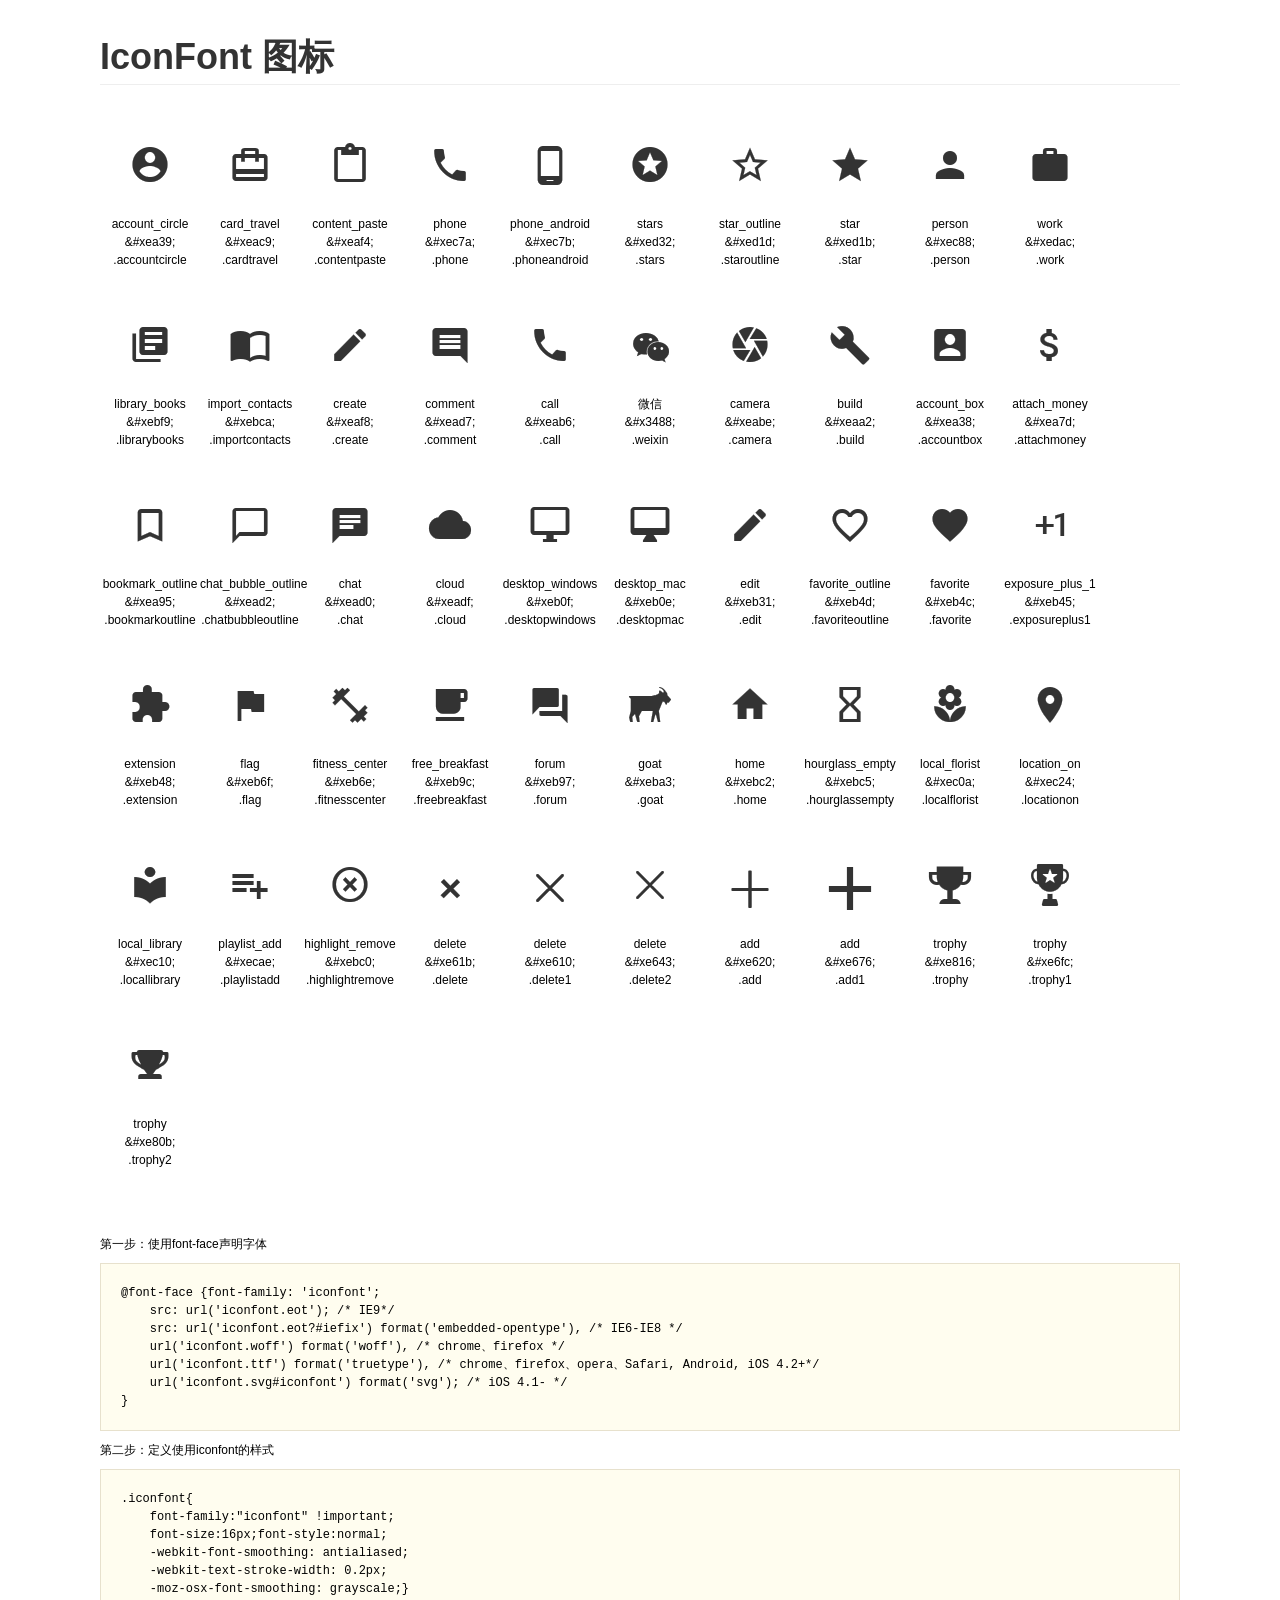
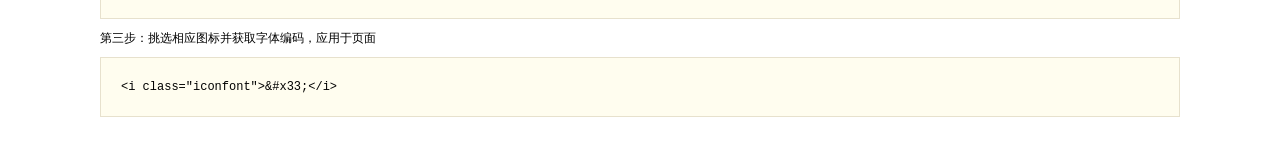
<file: static/fonts/demo.html>
<!DOCTYPE html>
<html>
<head>
    <meta charset="utf-8"/>
    <title>IconFont</title>
    <link rel="stylesheet" href="demo.css">
    <link rel="stylesheet" href="iconfont.css">
</head>
<body>
    <div class="main">
        <h1>IconFont 图标</h1>
        <ul class="icon_lists clear">
            
                <li>
                <i class="icon iconfont">&#xea39;</i>
                    <div class="name">account_circle</div>
                    <div class="code">&amp;#xea39;</div>
                    <div class="fontclass">.accountcircle</div>
                </li>
            
                <li>
                <i class="icon iconfont">&#xeac9;</i>
                    <div class="name">card_travel</div>
                    <div class="code">&amp;#xeac9;</div>
                    <div class="fontclass">.cardtravel</div>
                </li>
            
                <li>
                <i class="icon iconfont">&#xeaf4;</i>
                    <div class="name">content_paste</div>
                    <div class="code">&amp;#xeaf4;</div>
                    <div class="fontclass">.contentpaste</div>
                </li>
            
                <li>
                <i class="icon iconfont">&#xec7a;</i>
                    <div class="name">phone</div>
                    <div class="code">&amp;#xec7a;</div>
                    <div class="fontclass">.phone</div>
                </li>
            
                <li>
                <i class="icon iconfont">&#xec7b;</i>
                    <div class="name">phone_android</div>
                    <div class="code">&amp;#xec7b;</div>
                    <div class="fontclass">.phoneandroid</div>
                </li>
            
                <li>
                <i class="icon iconfont">&#xed32;</i>
                    <div class="name">stars</div>
                    <div class="code">&amp;#xed32;</div>
                    <div class="fontclass">.stars</div>
                </li>
            
                <li>
                <i class="icon iconfont">&#xed1d;</i>
                    <div class="name">star_outline</div>
                    <div class="code">&amp;#xed1d;</div>
                    <div class="fontclass">.staroutline</div>
                </li>
            
                <li>
                <i class="icon iconfont">&#xed1b;</i>
                    <div class="name">star</div>
                    <div class="code">&amp;#xed1b;</div>
                    <div class="fontclass">.star</div>
                </li>
            
                <li>
                <i class="icon iconfont">&#xec88;</i>
                    <div class="name">person</div>
                    <div class="code">&amp;#xec88;</div>
                    <div class="fontclass">.person</div>
                </li>
            
                <li>
                <i class="icon iconfont">&#xedac;</i>
                    <div class="name">work</div>
                    <div class="code">&amp;#xedac;</div>
                    <div class="fontclass">.work</div>
                </li>
            
                <li>
                <i class="icon iconfont">&#xebf9;</i>
                    <div class="name">library_books</div>
                    <div class="code">&amp;#xebf9;</div>
                    <div class="fontclass">.librarybooks</div>
                </li>
            
                <li>
                <i class="icon iconfont">&#xebca;</i>
                    <div class="name">import_contacts</div>
                    <div class="code">&amp;#xebca;</div>
                    <div class="fontclass">.importcontacts</div>
                </li>
            
                <li>
                <i class="icon iconfont">&#xeaf8;</i>
                    <div class="name">create</div>
                    <div class="code">&amp;#xeaf8;</div>
                    <div class="fontclass">.create</div>
                </li>
            
                <li>
                <i class="icon iconfont">&#xead7;</i>
                    <div class="name">comment</div>
                    <div class="code">&amp;#xead7;</div>
                    <div class="fontclass">.comment</div>
                </li>
            
                <li>
                <i class="icon iconfont">&#xeab6;</i>
                    <div class="name">call</div>
                    <div class="code">&amp;#xeab6;</div>
                    <div class="fontclass">.call</div>
                </li>
            
                <li>
                <i class="icon iconfont">&#x3488;</i>
                    <div class="name">微信</div>
                    <div class="code">&amp;#x3488;</div>
                    <div class="fontclass">.weixin</div>
                </li>
            
                <li>
                <i class="icon iconfont">&#xeabe;</i>
                    <div class="name">camera</div>
                    <div class="code">&amp;#xeabe;</div>
                    <div class="fontclass">.camera</div>
                </li>
            
                <li>
                <i class="icon iconfont">&#xeaa2;</i>
                    <div class="name">build</div>
                    <div class="code">&amp;#xeaa2;</div>
                    <div class="fontclass">.build</div>
                </li>
            
                <li>
                <i class="icon iconfont">&#xea38;</i>
                    <div class="name">account_box</div>
                    <div class="code">&amp;#xea38;</div>
                    <div class="fontclass">.accountbox</div>
                </li>
            
                <li>
                <i class="icon iconfont">&#xea7d;</i>
                    <div class="name">attach_money</div>
                    <div class="code">&amp;#xea7d;</div>
                    <div class="fontclass">.attachmoney</div>
                </li>
            
                <li>
                <i class="icon iconfont">&#xea95;</i>
                    <div class="name">bookmark_outline</div>
                    <div class="code">&amp;#xea95;</div>
                    <div class="fontclass">.bookmarkoutline</div>
                </li>
            
                <li>
                <i class="icon iconfont">&#xead2;</i>
                    <div class="name">chat_bubble_outline</div>
                    <div class="code">&amp;#xead2;</div>
                    <div class="fontclass">.chatbubbleoutline</div>
                </li>
            
                <li>
                <i class="icon iconfont">&#xead0;</i>
                    <div class="name">chat</div>
                    <div class="code">&amp;#xead0;</div>
                    <div class="fontclass">.chat</div>
                </li>
            
                <li>
                <i class="icon iconfont">&#xeadf;</i>
                    <div class="name">cloud</div>
                    <div class="code">&amp;#xeadf;</div>
                    <div class="fontclass">.cloud</div>
                </li>
            
                <li>
                <i class="icon iconfont">&#xeb0f;</i>
                    <div class="name">desktop_windows</div>
                    <div class="code">&amp;#xeb0f;</div>
                    <div class="fontclass">.desktopwindows</div>
                </li>
            
                <li>
                <i class="icon iconfont">&#xeb0e;</i>
                    <div class="name">desktop_mac</div>
                    <div class="code">&amp;#xeb0e;</div>
                    <div class="fontclass">.desktopmac</div>
                </li>
            
                <li>
                <i class="icon iconfont">&#xeb31;</i>
                    <div class="name">edit</div>
                    <div class="code">&amp;#xeb31;</div>
                    <div class="fontclass">.edit</div>
                </li>
            
                <li>
                <i class="icon iconfont">&#xeb4d;</i>
                    <div class="name">favorite_outline</div>
                    <div class="code">&amp;#xeb4d;</div>
                    <div class="fontclass">.favoriteoutline</div>
                </li>
            
                <li>
                <i class="icon iconfont">&#xeb4c;</i>
                    <div class="name">favorite</div>
                    <div class="code">&amp;#xeb4c;</div>
                    <div class="fontclass">.favorite</div>
                </li>
            
                <li>
                <i class="icon iconfont">&#xeb45;</i>
                    <div class="name">exposure_plus_1</div>
                    <div class="code">&amp;#xeb45;</div>
                    <div class="fontclass">.exposureplus1</div>
                </li>
            
                <li>
                <i class="icon iconfont">&#xeb48;</i>
                    <div class="name">extension</div>
                    <div class="code">&amp;#xeb48;</div>
                    <div class="fontclass">.extension</div>
                </li>
            
                <li>
                <i class="icon iconfont">&#xeb6f;</i>
                    <div class="name">flag</div>
                    <div class="code">&amp;#xeb6f;</div>
                    <div class="fontclass">.flag</div>
                </li>
            
                <li>
                <i class="icon iconfont">&#xeb6e;</i>
                    <div class="name">fitness_center</div>
                    <div class="code">&amp;#xeb6e;</div>
                    <div class="fontclass">.fitnesscenter</div>
                </li>
            
                <li>
                <i class="icon iconfont">&#xeb9c;</i>
                    <div class="name">free_breakfast</div>
                    <div class="code">&amp;#xeb9c;</div>
                    <div class="fontclass">.freebreakfast</div>
                </li>
            
                <li>
                <i class="icon iconfont">&#xeb97;</i>
                    <div class="name">forum</div>
                    <div class="code">&amp;#xeb97;</div>
                    <div class="fontclass">.forum</div>
                </li>
            
                <li>
                <i class="icon iconfont">&#xeba3;</i>
                    <div class="name">goat</div>
                    <div class="code">&amp;#xeba3;</div>
                    <div class="fontclass">.goat</div>
                </li>
            
                <li>
                <i class="icon iconfont">&#xebc2;</i>
                    <div class="name">home</div>
                    <div class="code">&amp;#xebc2;</div>
                    <div class="fontclass">.home</div>
                </li>
            
                <li>
                <i class="icon iconfont">&#xebc5;</i>
                    <div class="name">hourglass_empty</div>
                    <div class="code">&amp;#xebc5;</div>
                    <div class="fontclass">.hourglassempty</div>
                </li>
            
                <li>
                <i class="icon iconfont">&#xec0a;</i>
                    <div class="name">local_florist</div>
                    <div class="code">&amp;#xec0a;</div>
                    <div class="fontclass">.localflorist</div>
                </li>
            
                <li>
                <i class="icon iconfont">&#xec24;</i>
                    <div class="name">location_on</div>
                    <div class="code">&amp;#xec24;</div>
                    <div class="fontclass">.locationon</div>
                </li>
            
                <li>
                <i class="icon iconfont">&#xec10;</i>
                    <div class="name">local_library</div>
                    <div class="code">&amp;#xec10;</div>
                    <div class="fontclass">.locallibrary</div>
                </li>
            
                <li>
                <i class="icon iconfont">&#xecae;</i>
                    <div class="name">playlist_add</div>
                    <div class="code">&amp;#xecae;</div>
                    <div class="fontclass">.playlistadd</div>
                </li>
            
                <li>
                <i class="icon iconfont">&#xebc0;</i>
                    <div class="name">highlight_remove</div>
                    <div class="code">&amp;#xebc0;</div>
                    <div class="fontclass">.highlightremove</div>
                </li>
            
                <li>
                <i class="icon iconfont">&#xe61b;</i>
                    <div class="name">delete</div>
                    <div class="code">&amp;#xe61b;</div>
                    <div class="fontclass">.delete</div>
                </li>
            
                <li>
                <i class="icon iconfont">&#xe610;</i>
                    <div class="name">delete</div>
                    <div class="code">&amp;#xe610;</div>
                    <div class="fontclass">.delete1</div>
                </li>
            
                <li>
                <i class="icon iconfont">&#xe643;</i>
                    <div class="name">delete</div>
                    <div class="code">&amp;#xe643;</div>
                    <div class="fontclass">.delete2</div>
                </li>
            
                <li>
                <i class="icon iconfont">&#xe620;</i>
                    <div class="name">add</div>
                    <div class="code">&amp;#xe620;</div>
                    <div class="fontclass">.add</div>
                </li>
            
                <li>
                <i class="icon iconfont">&#xe676;</i>
                    <div class="name">add</div>
                    <div class="code">&amp;#xe676;</div>
                    <div class="fontclass">.add1</div>
                </li>
            
                <li>
                <i class="icon iconfont">&#xe816;</i>
                    <div class="name">trophy</div>
                    <div class="code">&amp;#xe816;</div>
                    <div class="fontclass">.trophy</div>
                </li>
            
                <li>
                <i class="icon iconfont">&#xe6fc;</i>
                    <div class="name">trophy</div>
                    <div class="code">&amp;#xe6fc;</div>
                    <div class="fontclass">.trophy1</div>
                </li>
            
                <li>
                <i class="icon iconfont">&#xe80b;</i>
                    <div class="name">trophy</div>
                    <div class="code">&amp;#xe80b;</div>
                    <div class="fontclass">.trophy2</div>
                </li>
            
        </ul>


        <div class="helps">
            第一步：使用font-face声明字体
            <pre>
@font-face {font-family: 'iconfont';
    src: url('iconfont.eot'); /* IE9*/
    src: url('iconfont.eot?#iefix') format('embedded-opentype'), /* IE6-IE8 */
    url('iconfont.woff') format('woff'), /* chrome、firefox */
    url('iconfont.ttf') format('truetype'), /* chrome、firefox、opera、Safari, Android, iOS 4.2+*/
    url('iconfont.svg#iconfont') format('svg'); /* iOS 4.1- */
}
</pre>
第二步：定义使用iconfont的样式
            <pre>
.iconfont{
    font-family:"iconfont" !important;
    font-size:16px;font-style:normal;
    -webkit-font-smoothing: antialiased;
    -webkit-text-stroke-width: 0.2px;
    -moz-osx-font-smoothing: grayscale;}
</pre>
第三步：挑选相应图标并获取字体编码，应用于页面
<pre>
&lt;i class="iconfont"&gt;&amp;#x33;&lt;/i&gt;
</pre>
        </div>

    </div>
</body>
</html>
</file>
<file: static/fonts/demo.css>
*{margin: 0;padding: 0;list-style: none;}
/*
KISSY CSS Reset
理念：1. reset 的目的不是清除浏览器的默认样式，这仅是部分工作。清除和重置是紧密不可分的。
2. reset 的目的不是让默认样式在所有浏览器下一致，而是减少默认样式有可能带来的问题。
3. reset 期望提供一套普适通用的基础样式。但没有银弹，推荐根据具体需求，裁剪和修改后再使用。
特色：1. 适应中文；2. 基于最新主流浏览器。
维护：玉伯<lifesinger@gmail.com>, 正淳<ragecarrier@gmail.com>
 */

/** 清除内外边距 **/
body, h1, h2, h3, h4, h5, h6, hr, p, blockquote, /* structural elements 结构元素 */
dl, dt, dd, ul, ol, li, /* list elements 列表元素 */
pre, /* text formatting elements 文本格式元素 */
form, fieldset, legend, button, input, textarea, /* form elements 表单元素 */
th, td /* table elements 表格元素 */ {
  margin: 0;
  padding: 0;
}

/** 设置默认字体 **/
body,
button, input, select, textarea /* for ie */ {
  font: 12px/1.5 tahoma, arial, \5b8b\4f53, sans-serif;
}
h1, h2, h3, h4, h5, h6 { font-size: 100%; }
address, cite, dfn, em, var { font-style: normal; } /* 将斜体扶正 */
code, kbd, pre, samp { font-family: courier new, courier, monospace; } /* 统一等宽字体 */
small { font-size: 12px; } /* 小于 12px 的中文很难阅读，让 small 正常化 */

/** 重置列表元素 **/
ul, ol { list-style: none; }

/** 重置文本格式元素 **/
a { text-decoration: none; }
a:hover { text-decoration: underline; }


/** 重置表单元素 **/
legend { color: #000; } /* for ie6 */
fieldset, img { border: 0; } /* img 搭车：让链接里的 img 无边框 */
button, input, select, textarea { font-size: 100%; } /* 使得表单元素在 ie 下能继承字体大小 */
/* 注：optgroup 无法扶正 */

/** 重置表格元素 **/
table { border-collapse: collapse; border-spacing: 0; }

/* 清除浮动 */
.ks-clear:after, .clear:after {
  content: '\20';
  display: block;
  height: 0;
  clear: both;
}
.ks-clear, .clear {
  *zoom: 1;
}

.main {padding: 30px 100px;}
.main h1{font-size:36px; color:#333; text-align:left;margin-bottom:30px; border-bottom: 1px solid #eee;}

.helps{margin-top:40px;}
.helps pre{
  padding:20px;
  margin:10px 0;
  border:solid 1px #e7e1cd;
  background-color: #fffdef;
  overflow: auto;
}

.icon_lists li{
  float:left;
  width: 100px;
  height:180px;
  text-align: center;
}
.icon_lists .icon{
  font-size: 42px;
  line-height: 100px;
  margin: 10px 0;
  color:#333;
  -webkit-transition: font-size 0.25s ease-out 0s;
  -moz-transition: font-size 0.25s ease-out 0s;
  transition: font-size 0.25s ease-out 0s;

}
.icon_lists .icon:hover{
  font-size: 100px;
}
</file>
<file: static/fonts/iconfont.css>
@font-face {font-family: "iconfont";
  src: url('iconfont.eot?t=1472035662'); /* IE9*/
  src: url('iconfont.eot?t=1472035662#iefix') format('embedded-opentype'), /* IE6-IE8 */
  url('iconfont.woff?t=1472035662') format('woff'), /* chrome, firefox */
  url('iconfont.ttf?t=1472035662') format('truetype'), /* chrome, firefox, opera, Safari, Android, iOS 4.2+*/
  url('iconfont.svg?t=1472035662#iconfont') format('svg'); /* iOS 4.1- */
}

.iconfont {
  font-family:"iconfont" !important;
  font-size:16px;
  font-style:normal;
  -webkit-font-smoothing: antialiased;
  -webkit-text-stroke-width: 0.2px;
  -moz-osx-font-smoothing: grayscale;
}
.icon-accountcircle:before { content: "\ea39"; }
.icon-cardtravel:before { content: "\eac9"; }
.icon-contentpaste:before { content: "\eaf4"; }
.icon-phone:before { content: "\ec7a"; }
.icon-phoneandroid:before { content: "\ec7b"; }
.icon-stars:before { content: "\ed32"; }
.icon-staroutline:before { content: "\ed1d"; }
.icon-star:before { content: "\ed1b"; }
.icon-person:before { content: "\ec88"; }
.icon-work:before { content: "\edac"; }
.icon-librarybooks:before { content: "\ebf9"; }
.icon-importcontacts:before { content: "\ebca"; }
.icon-create:before { content: "\eaf8"; }
.icon-comment:before { content: "\ead7"; }
.icon-call:before { content: "\eab6"; }
.icon-weixin:before { content: "\3488"; }
.icon-camera:before { content: "\eabe"; }
.icon-build:before { content: "\eaa2"; }
.icon-accountbox:before { content: "\ea38"; }
.icon-attachmoney:before { content: "\ea7d"; }
.icon-bookmarkoutline:before { content: "\ea95"; }
.icon-chatbubbleoutline:before { content: "\ead2"; }
.icon-chat:before { content: "\ead0"; }
.icon-cloud:before { content: "\eadf"; }
.icon-desktopwindows:before { content: "\eb0f"; }
.icon-desktopmac:before { content: "\eb0e"; }
.icon-edit:before { content: "\eb31"; }
.icon-favoriteoutline:before { content: "\eb4d"; }
.icon-favorite:before { content: "\eb4c"; }
.icon-exposureplus1:before { content: "\eb45"; }
.icon-extension:before { content: "\eb48"; }
.icon-flag:before { content: "\eb6f"; }
.icon-fitnesscenter:before { content: "\eb6e"; }
.icon-freebreakfast:before { content: "\eb9c"; }
.icon-forum:before { content: "\eb97"; }
.icon-goat:before { content: "\eba3"; }
.icon-home:before { content: "\ebc2"; }
.icon-hourglassempty:before { content: "\ebc5"; }
.icon-localflorist:before { content: "\ec0a"; }
.icon-locationon:before { content: "\ec24"; }
.icon-locallibrary:before { content: "\ec10"; }
.icon-playlistadd:before { content: "\ecae"; }
.icon-highlightremove:before { content: "\ebc0"; }
.icon-delete:before { content: "\e61b"; }
.icon-delete1:before { content: "\e610"; }
.icon-delete2:before { content: "\e643"; }
.icon-add:before { content: "\e620"; }
.icon-add1:before { content: "\e676"; }
.icon-trophy:before { content: "\e816"; }
.icon-trophy1:before { content: "\e6fc"; }
.icon-trophy2:before { content: "\e80b"; }
</file>
